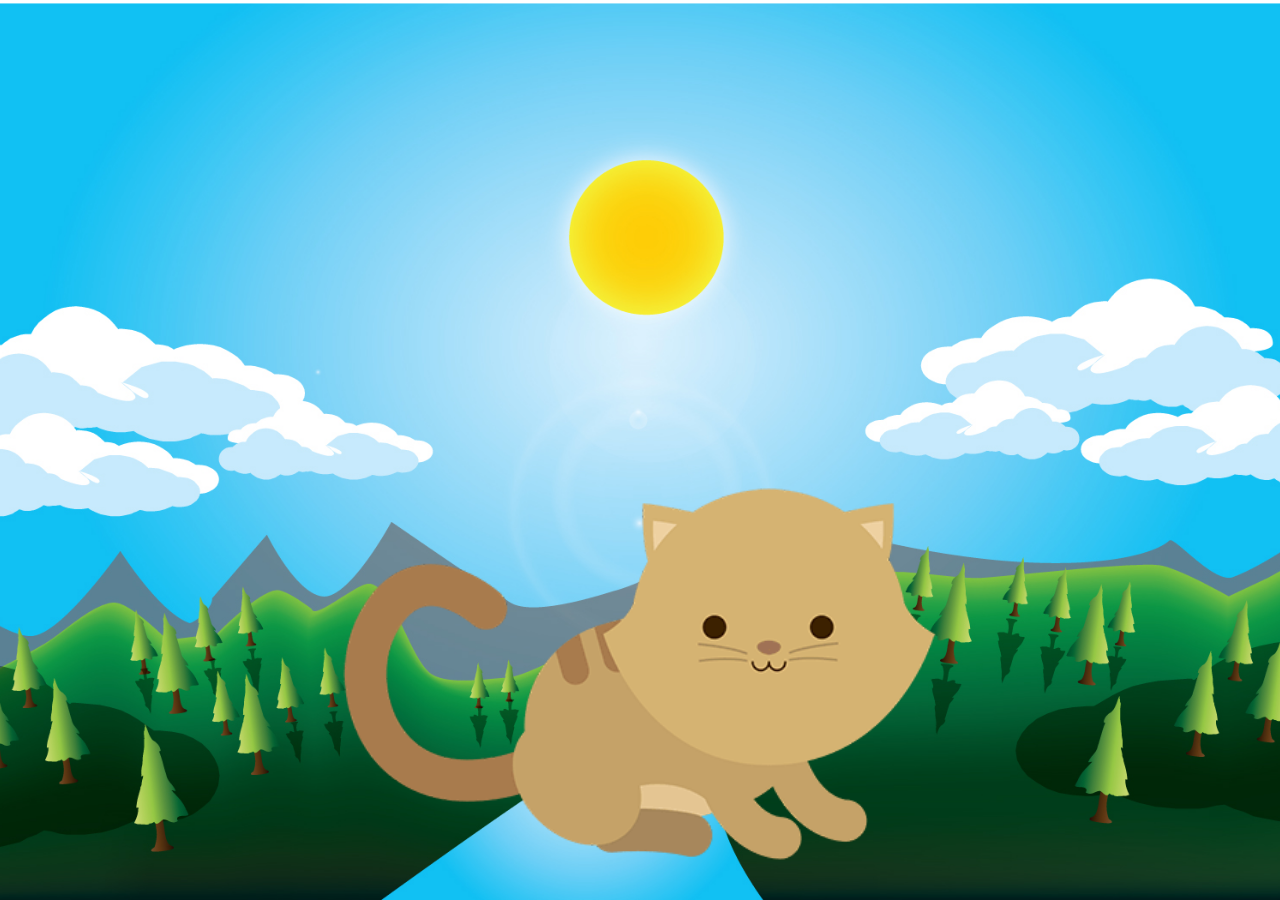
<file: kitten/index.html>
<!DOCTYPE html>
<html>
	<head>
		<meta charset="UTF-8">
		<title>Kitten</title>
		<meta name="viewport" content="width=device-width, initial-scale=1.0">
		<link rel="stylesheet" type="text/css" href="main.css">
		
	</head>
	<body>

		<div class="contenedor-imagen">
			<img src="sunny-kitten.png" class="kitten" alt="sunny-kitten">
		</div>			
	</body>
</html>
</file>
<file: kitten/main.css>
body {
	margin: 0;
	padding: 0;
	background-image: url("sunny-day.jpg");
	background-size: cover;
	background-repeat: no-repeat;
	background-position: center center;
	height: 100vh;
	width:100%;
}

.contenedor-imagen{
	width: 100%;
	text-align: center;
	position: absolute;
	bottom:20px;
}

.kitten{
	width:50%;
}

@media (max-width: 768px){
	body{
		background-image: url("night.jpg");
	}
	.kitten {
		content:url(night-kitten.png);
	}
}

@media (max-width: 600px){
	body{
		background-image: url("dawn.png");
	}
	.kitten {
		content:url("dawn-kitten.png");
	}
	
}
</file>
